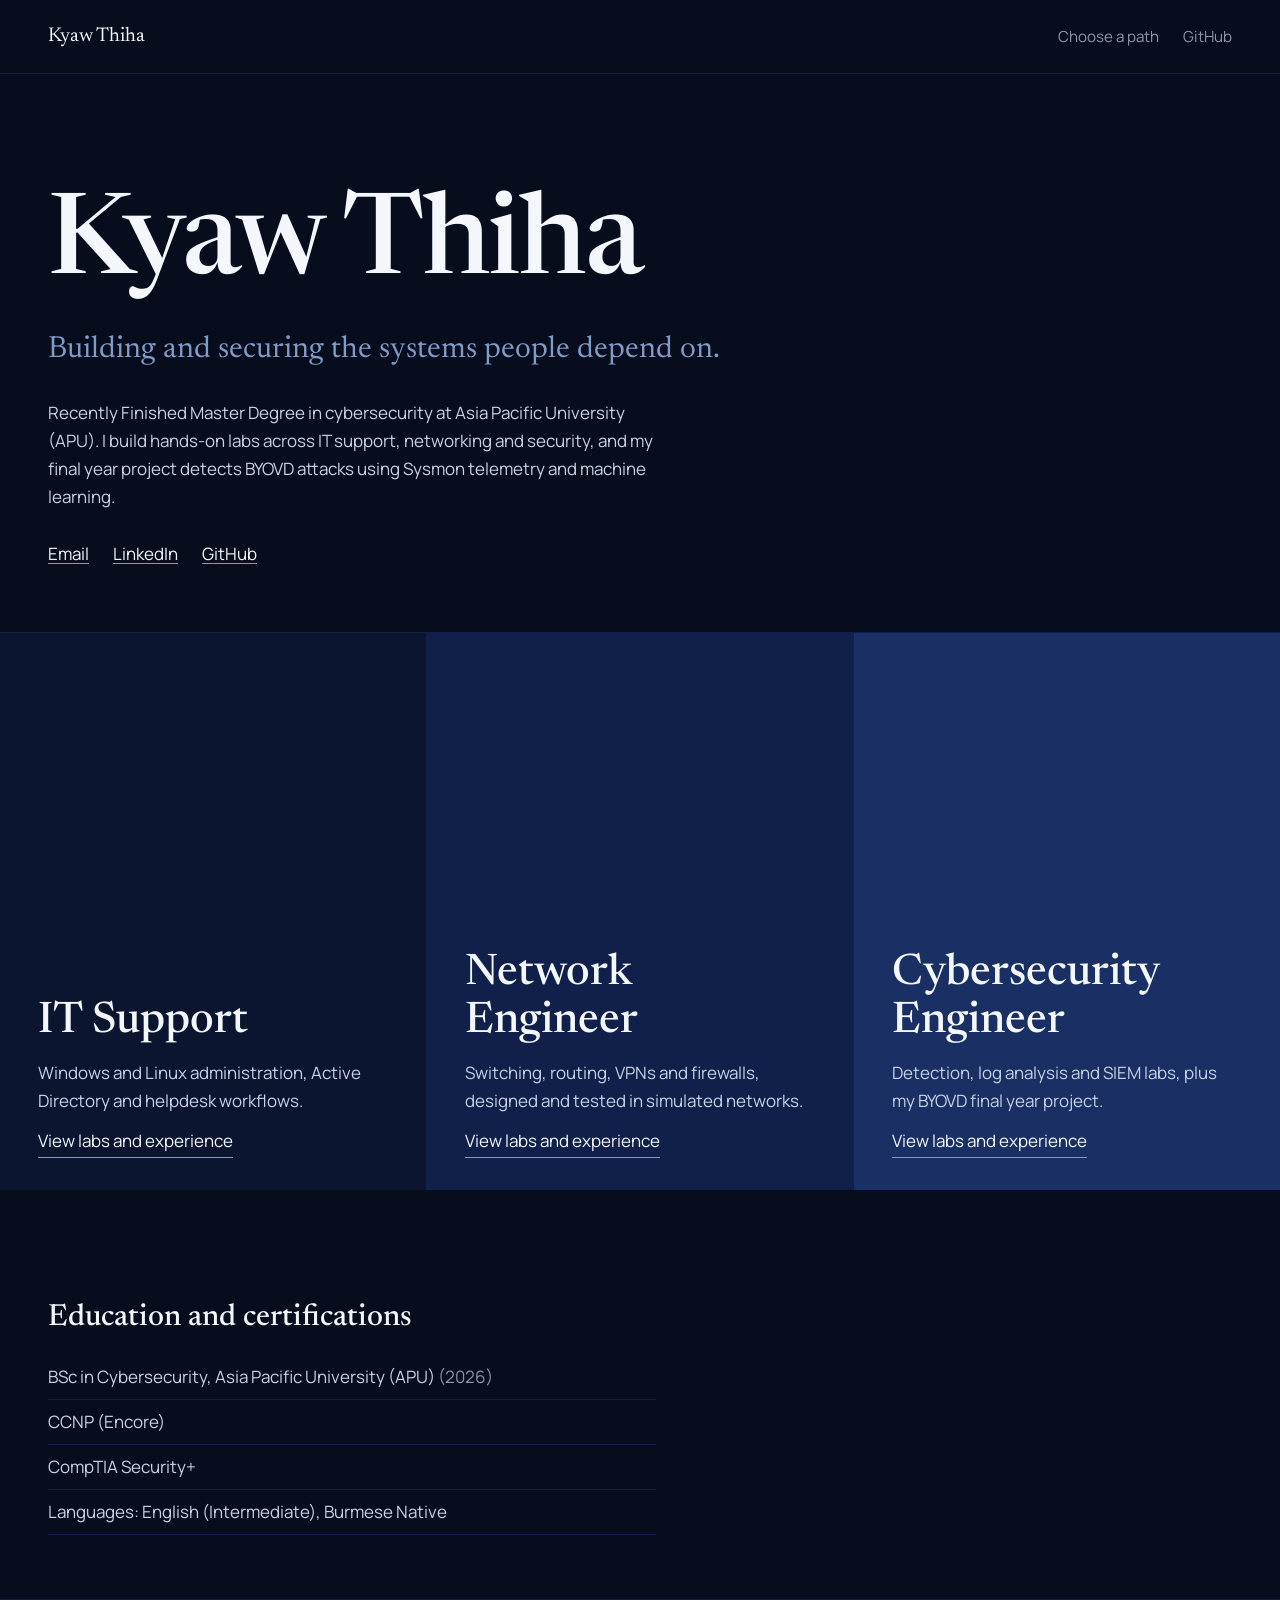
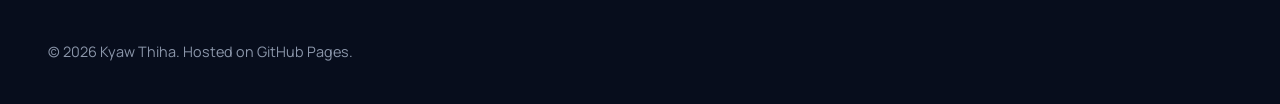
<file: index.html>
<!doctype html><html lang="en"><head><meta charset="utf-8"><meta name="viewport" content="width=device-width,initial-scale=1"><title>Kyaw Thiha | Portfolio</title><meta name="description" content="Portfolio of Kyaw Thiha: IT support, networking and cybersecurity labs and experience."><link rel="preconnect" href="https://fonts.googleapis.com"><link rel="preconnect" href="https://fonts.gstatic.com" crossorigin><link href="https://fonts.googleapis.com/css2?family=Manrope:wght@400;600&family=Newsreader:opsz,wght@6..72,400;6..72,500&display=swap" rel="stylesheet"><link rel="stylesheet" href="style.css"></head><body><header class="bar"><a class="brand" href="index.html">Kyaw Thiha</a><nav aria-label="Main"><a href="#paths">Choose a path</a><a href="https://github.com/marshall-kyaw">GitHub</a></nav></header>
<main>
<div class="hero">
<h1>Kyaw Thiha</h1>
<p class="tag">Building and securing the systems people depend on.</p>
<p class="bio">Recently Finished Master Degree in cybersecurity at Asia Pacific University (APU). I build hands-on labs across IT support, networking and security, and my final year project detects BYOVD attacks using Sysmon telemetry and machine learning.</p>
<div class="contact"><a href="mailto:kyawthiha.liu@gmail.com">Email</a><a href="https://www.linkedin.com/in/kyawthiha-liu/">LinkedIn</a><a href="https://github.com/marshall-kyaw">GitHub</a></div>
</div>
<div class="paths" id="paths">
<a class="path" href="it-support.html"><h2>IT Support</h2><p>Windows and Linux administration, Active Directory and helpdesk workflows.</p><span class="go">View labs and experience</span></a>
<a class="path" href="network-engineer.html"><h2>Network Engineer</h2><p>Switching, routing, VPNs and firewalls, designed and tested in simulated networks.</p><span class="go">View labs and experience</span></a>
<a class="path" href="cybersecurity.html"><h2>Cybersecurity Engineer</h2><p>Detection, log analysis and SIEM labs, plus my BYOVD final year project.</p><span class="go">View labs and experience</span></a>
</div>
<section class="hero" style="margin-top:0">
<h2>Education and certifications</h2>
<ul class="list" style="max-width:38rem;margin-top:1rem">
<li>BSc in Cybersecurity, Asia Pacific University (APU) <span>(2026)</span></li>
<li>CCNP (Encore) <span></span></li>
<li>CompTIA Security+ <span></span></li>
<li>Languages: English (Intermediate), Burmese Native</li>
</ul>
</section>
</main><footer>© 2026 Kyaw Thiha. Hosted on GitHub Pages.</footer></body></html>
</file>
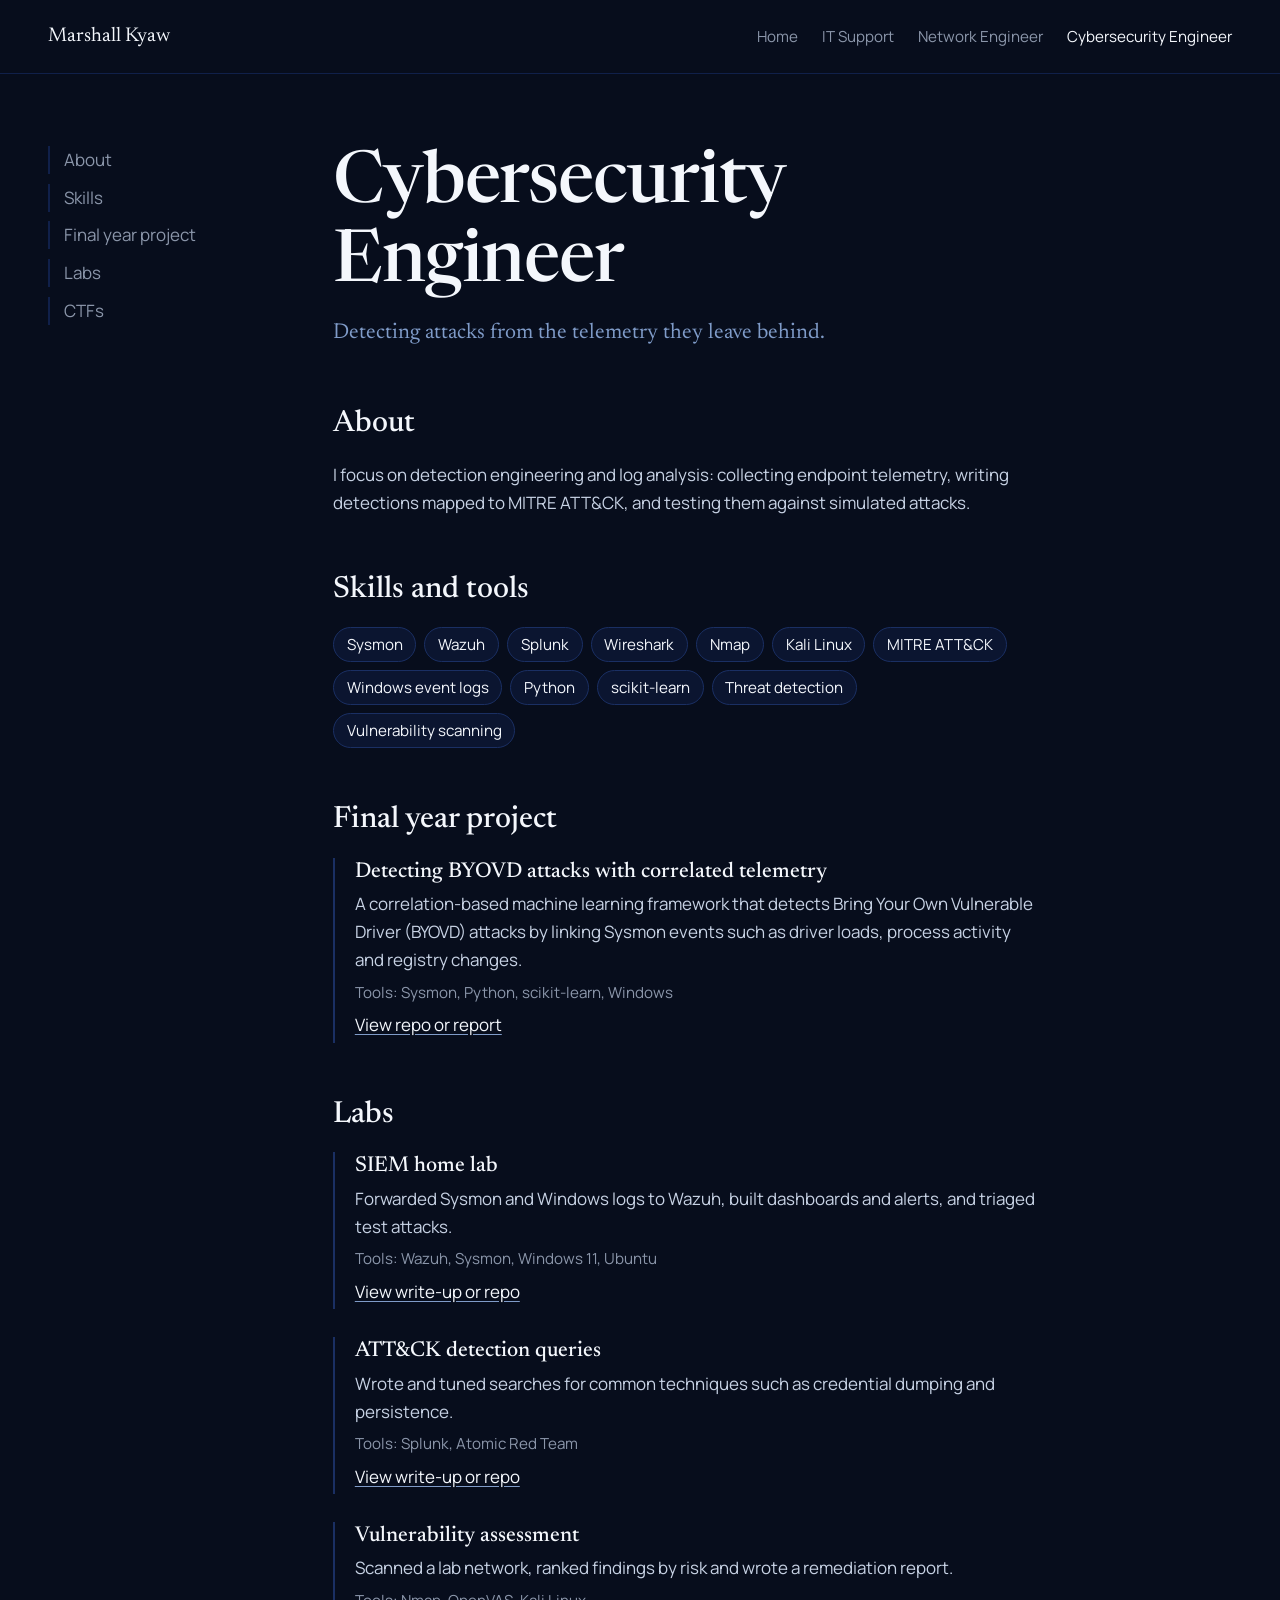
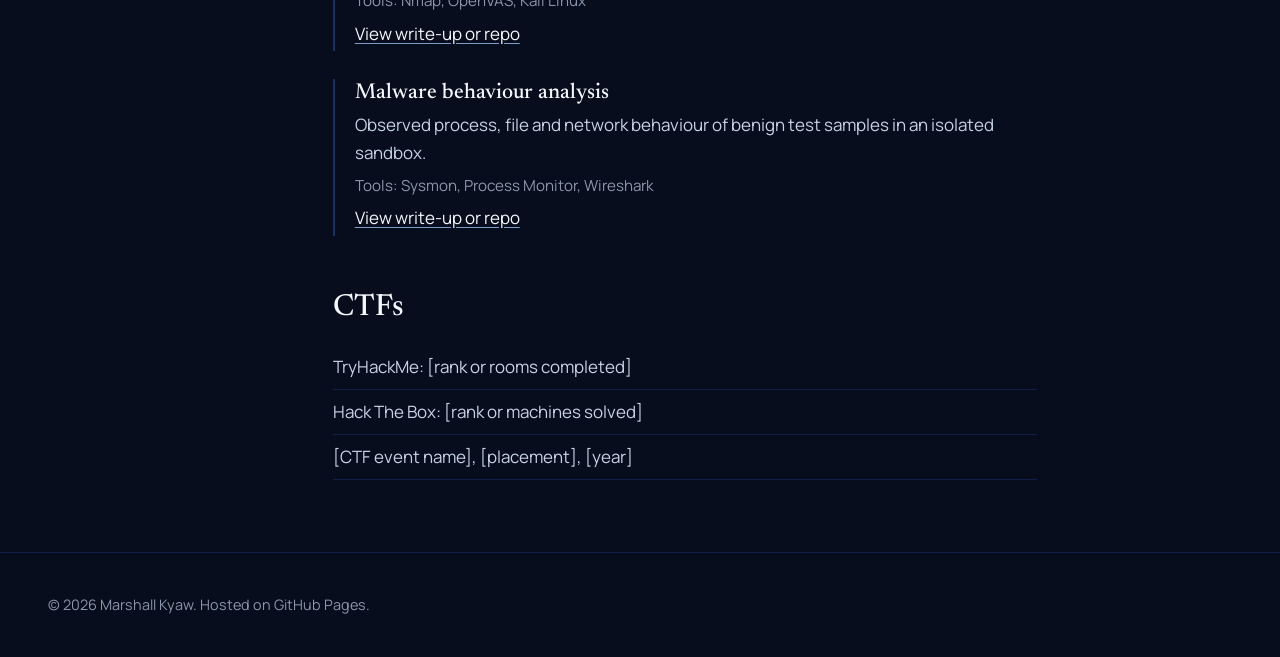
<file: cybersecurity.html>
<!doctype html><html lang="en"><head><meta charset="utf-8"><meta name="viewport" content="width=device-width,initial-scale=1"><title>Cybersecurity Engineer | Marshall Kyaw</title><meta name="description" content="Portfolio of Marshall Kyaw: IT support, networking and cybersecurity labs and experience."><link rel="preconnect" href="https://fonts.googleapis.com"><link rel="preconnect" href="https://fonts.gstatic.com" crossorigin><link href="https://fonts.googleapis.com/css2?family=Manrope:wght@400;600&family=Newsreader:opsz,wght@6..72,400;6..72,500&display=swap" rel="stylesheet"><link rel="stylesheet" href="style.css"></head><body><header class="bar"><a class="brand" href="index.html">Marshall Kyaw</a><nav aria-label="Main"><a href="index.html">Home</a><a href="it-support.html">IT Support</a><a href="network-engineer.html">Network Engineer</a><a href="cybersecurity.html" aria-current="page">Cybersecurity Engineer</a></nav></header><main class="page"><nav class="side" aria-label="On this page"><a href="#about">About</a><a href="#skills">Skills</a><a href="#fyp">Final year project</a><a href="#labs">Labs</a><a href="#ctf">CTFs</a></nav><div><div class="title"><h1>Cybersecurity Engineer</h1><p>Detecting attacks from the telemetry they leave behind.</p></div><section id="about"><h2>About</h2><p>I focus on detection engineering and log analysis: collecting endpoint telemetry, writing detections mapped to MITRE ATT&amp;CK, and testing them against simulated attacks.</p></section><section id="skills"><h2>Skills and tools</h2><ul class="chips"><li>Sysmon</li><li>Wazuh</li><li>Splunk</li><li>Wireshark</li><li>Nmap</li><li>Kali Linux</li><li>MITRE ATT&amp;CK</li><li>Windows event logs</li><li>Python</li><li>scikit-learn</li><li>Threat detection</li><li>Vulnerability scanning</li></ul></section><section id="fyp"><h2>Final year project</h2><article class="lab"><h3>Detecting BYOVD attacks with correlated telemetry</h3><p>A correlation-based machine learning framework that detects Bring Your Own Vulnerable Driver (BYOVD) attacks by linking Sysmon events such as driver loads, process activity and registry changes.</p><p class="tools">Tools: Sysmon, Python, scikit-learn, Windows</p><a href="https://github.com/marshall-kyaw">View repo or report</a></article></section><section id="labs"><h2>Labs</h2><article class="lab"><h3>SIEM home lab</h3><p>Forwarded Sysmon and Windows logs to Wazuh, built dashboards and alerts, and triaged test attacks.</p><p class="tools">Tools: Wazuh, Sysmon, Windows 11, Ubuntu</p><a href="https://github.com/marshall-kyaw">View write-up or repo</a></article><article class="lab"><h3>ATT&amp;CK detection queries</h3><p>Wrote and tuned searches for common techniques such as credential dumping and persistence.</p><p class="tools">Tools: Splunk, Atomic Red Team</p><a href="https://github.com/marshall-kyaw">View write-up or repo</a></article><article class="lab"><h3>Vulnerability assessment</h3><p>Scanned a lab network, ranked findings by risk and wrote a remediation report.</p><p class="tools">Tools: Nmap, OpenVAS, Kali Linux</p><a href="https://github.com/marshall-kyaw">View write-up or repo</a></article><article class="lab"><h3>Malware behaviour analysis</h3><p>Observed process, file and network behaviour of benign test samples in an isolated sandbox.</p><p class="tools">Tools: Sysmon, Process Monitor, Wireshark</p><a href="https://github.com/marshall-kyaw">View write-up or repo</a></article></section><section id="ctf"><h2>CTFs</h2><ul class="list"><li>TryHackMe: [rank or rooms completed]</li><li>Hack The Box: [rank or machines solved]</li><li>[CTF event name], [placement], [year]</li></ul></section></div></main><footer>© 2026 Marshall Kyaw. Hosted on GitHub Pages.</footer></body></html>
</file>
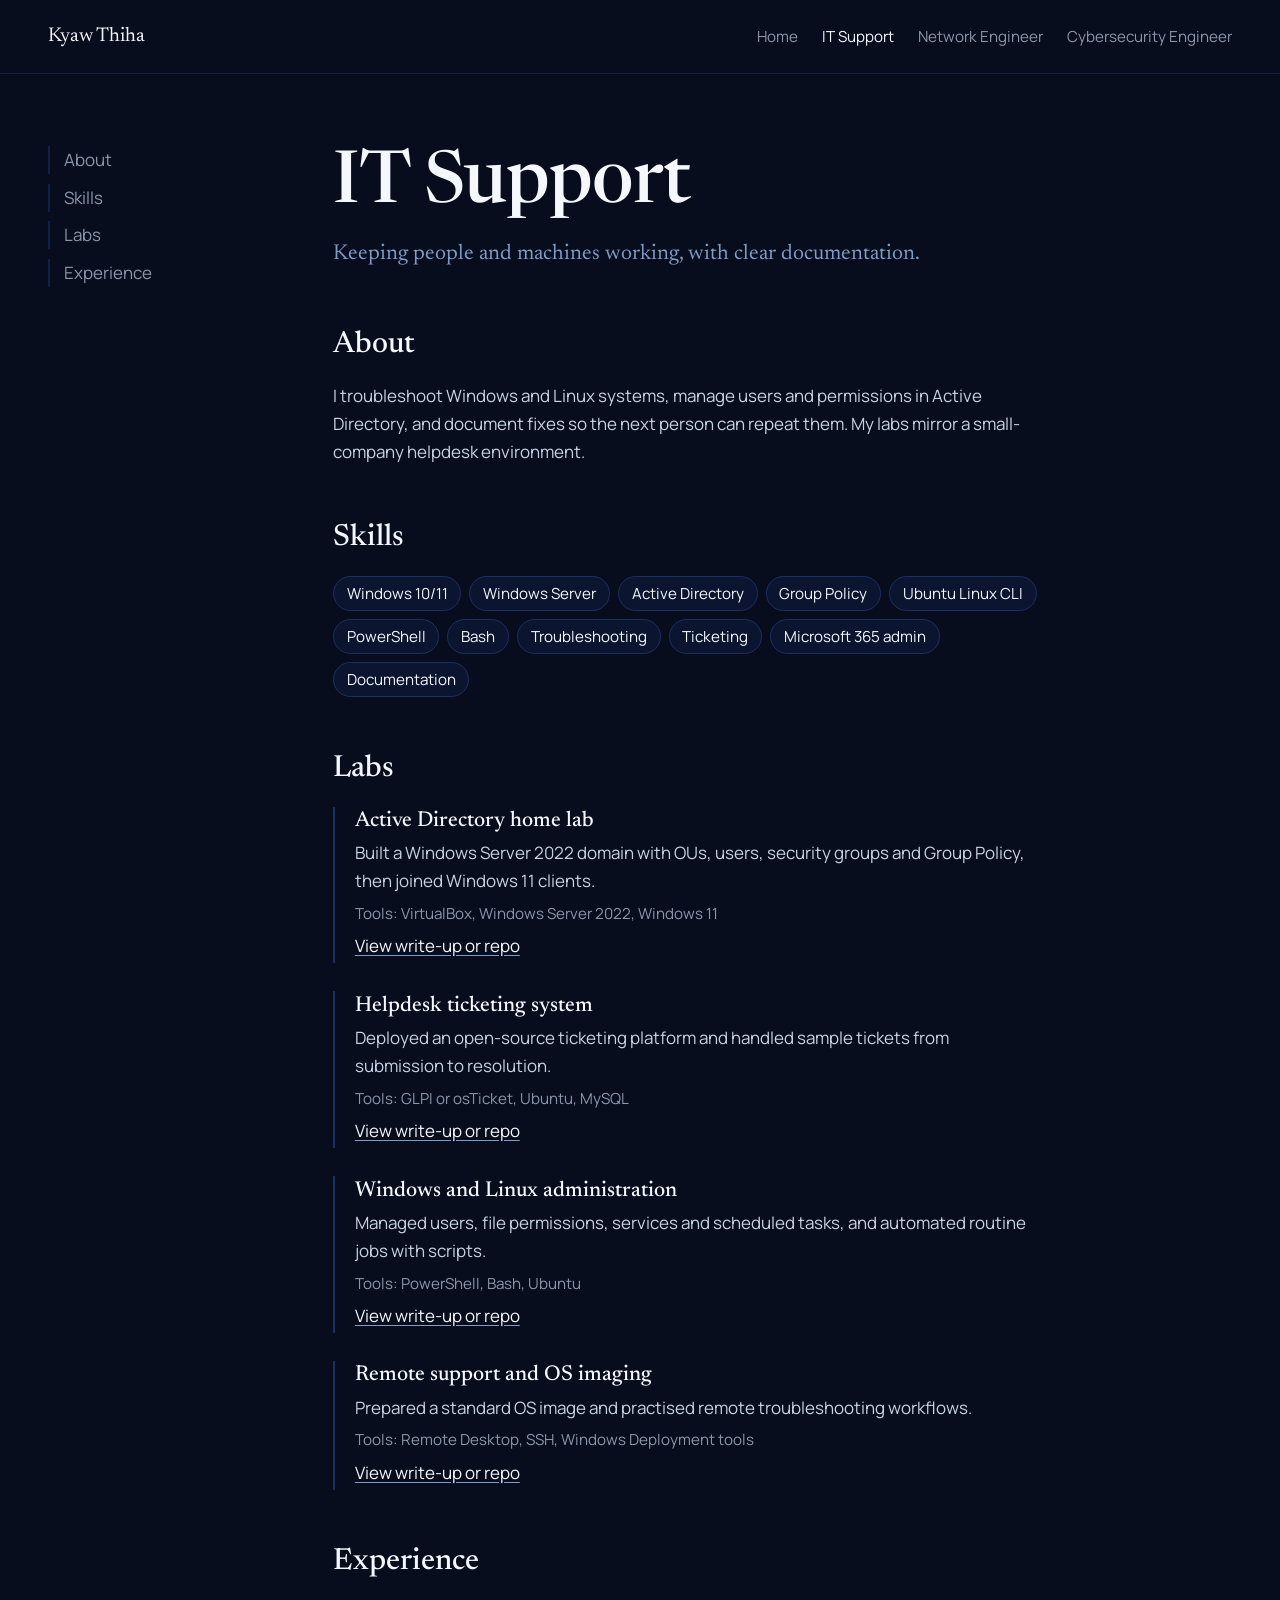
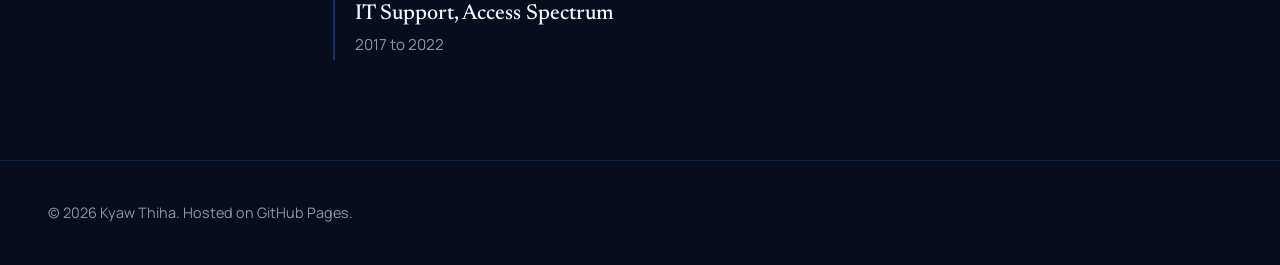
<file: it-support.html>
<!doctype html>
<html lang="en">
  <head>
    <meta charset="utf-8">
    <meta name="viewport" content="width=device-width,initial-scale=1">
    <title>IT Support | Kyaw Thiha</title>
    <meta name="description" content="Portfolio of Kyaw Thiha: IT support, networking and cybersecurity labs and experience.">
    <link rel="preconnect" href="https://fonts.googleapis.com">
    <link rel="preconnect" href="https://fonts.gstatic.com" crossorigin>
    <link href="https://fonts.googleapis.com/css2?family=Manrope:wght@400;600&family=Newsreader:opsz,wght@6..72,400;6..72,500&display=swap" rel="stylesheet">
    <link rel="stylesheet" href="style.css">
  </head>
  <body>
    <header class="bar">
      <a class="brand" href="index.html">
        Kyaw Thiha </a><nav aria-label="Main"><a href="index.html">
          Home</a><a href="it-support.html" aria-current="page">IT Support</a>
          <a href="network-engineer.html">Network Engineer</a>
          <a href="cybersecurity.html">Cybersecurity Engineer</a></nav>
    </header><main class="page"><nav class="side" aria-label="On this page">
      <a href="#about">About</a><a href="#skills">Skills</a><a href="#labs">Labs</a>
      <a href="#experience">Experience</a></nav><div><div class="title">
        <h1>IT Support</h1>
        <p>Keeping people and machines working, with clear documentation.</p>
      </div><section id="about"><h2>About</h2>
        <p>I troubleshoot Windows and Linux systems, manage users and permissions in Active Directory, and document fixes so the next person can repeat them. My labs mirror a small-company helpdesk environment.</p>
          </section><section id="skills"><h2>Skills</h2><ul class="chips"><li>Windows 10/11</li><li>Windows Server</li>
            <li>Active Directory</li><li>Group Policy</li><li>Ubuntu Linux CLI</li><li>PowerShell</li><li>Bash</li>
            <li>Troubleshooting</li><li>Ticketing</li><li>Microsoft 365 admin</li>
            <li>Documentation</li></ul></section><section id="labs"><h2>Labs</h2><article class="lab">
              <h3>Active Directory home lab</h3><p>Built a Windows Server 2022 domain with OUs, users, security groups and Group Policy, then joined Windows 11 clients.</p><p class="tools">Tools: VirtualBox, Windows Server 2022, Windows 11</p>
              <a href="https://github.com/marshall-kyaw">View write-up or repo</a></article><article class="lab"><h3>Helpdesk ticketing system</h3><p>Deployed an open-source ticketing platform and handled sample tickets from submission to resolution.</p><p class="tools">Tools: GLPI or osTicket, Ubuntu, MySQL</p>
                <a href="https://github.com/marshall-kyaw">View write-up or repo</a></article><article class="lab">
                  <h3>Windows and Linux administration</h3><p>Managed users, file permissions, services and scheduled tasks, and automated routine jobs with scripts.</p>
                  <p class="tools">Tools: PowerShell, Bash, Ubuntu</p><a href="https://github.com/marshall-kyaw">View write-up or repo</a></article><article class="lab"><h3>Remote support and OS imaging</h3><p>Prepared a standard OS image and practised remote troubleshooting workflows.</p><p class="tools">Tools: Remote Desktop, SSH, Windows Deployment tools</p>
                    <a href="https://github.com/marshall-kyaw">View write-up or repo</a></article></section><section id="experience"><h2>Experience</h2><article class="job"><h3> IT Support, Access Spectrum</h3><p class="when">2017 to 2022 </p><p>  </p>
                    </article></section></div></main><footer>© 2026 Kyaw Thiha. Hosted on GitHub Pages.</footer></body></html>
</file>
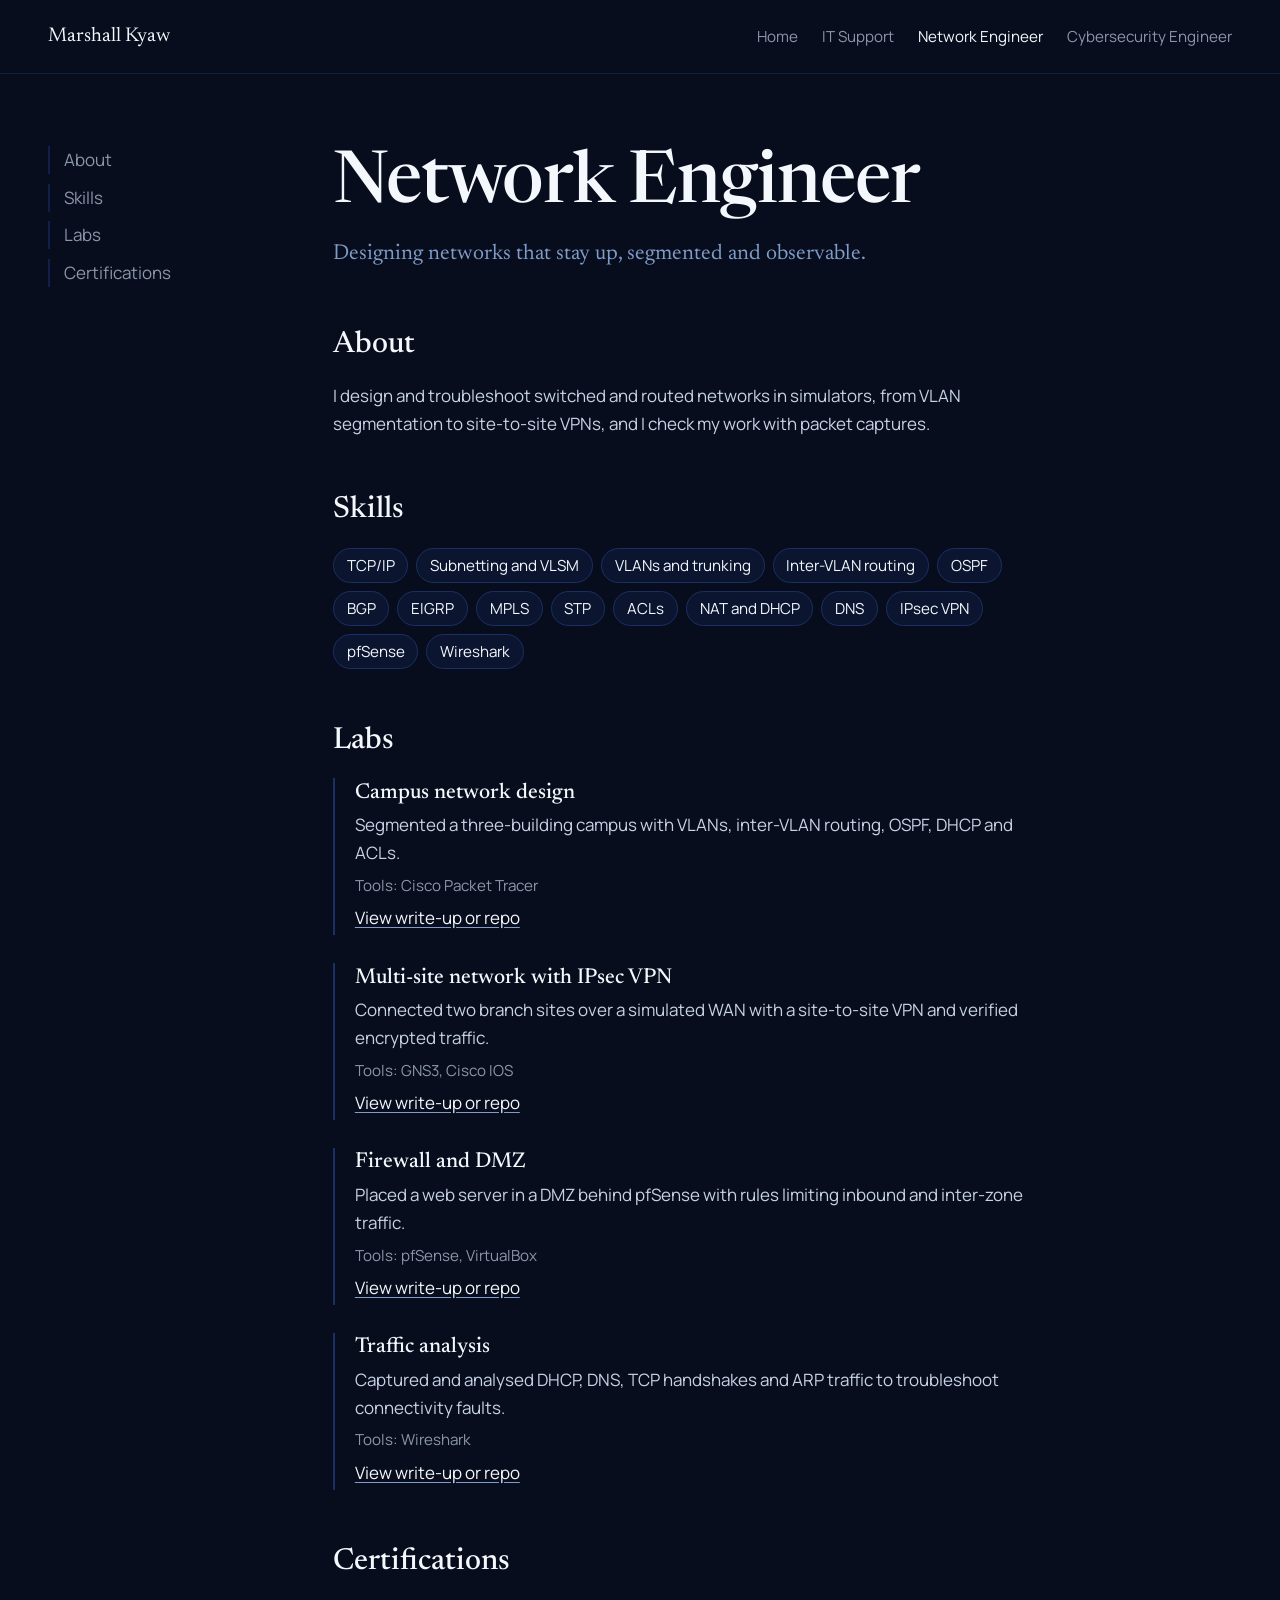
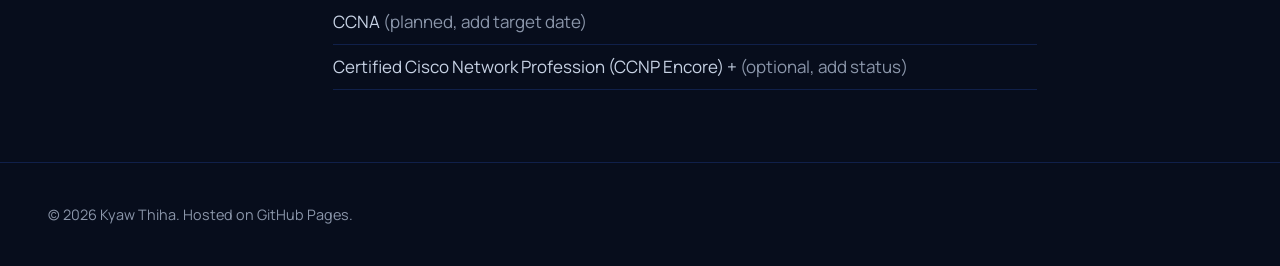
<file: network-engineer.html>
<!doctype html><html lang="en"><head><meta charset="utf-8"><meta name="viewport" content="width=device-width,initial-scale=1"><title>Network Engineer | Marshall Kyaw</title><meta name="description" content="Portfolio of Marshall Kyaw: IT support, networking and cybersecurity labs and experience."><link rel="preconnect" href="https://fonts.googleapis.com"><link rel="preconnect" href="https://fonts.gstatic.com" crossorigin><link href="https://fonts.googleapis.com/css2?family=Manrope:wght@400;600&family=Newsreader:opsz,wght@6..72,400;6..72,500&display=swap" rel="stylesheet"><link rel="stylesheet" href="style.css"></head><body><header class="bar"><a class="brand" href="index.html">Marshall Kyaw</a><nav aria-label="Main"><a href="index.html">Home</a><a href="it-support.html">IT Support</a><a href="network-engineer.html" aria-current="page">Network Engineer</a><a href="cybersecurity.html">Cybersecurity Engineer</a></nav></header><main class="page"><nav class="side" aria-label="On this page"><a href="#about">About</a><a href="#skills">Skills</a><a href="#labs">Labs</a><a href="#certs">Certifications</a></nav><div><div class="title"><h1>Network Engineer</h1><p>Designing networks that stay up, segmented and observable.</p></div><section id="about"><h2>About</h2><p>I design and troubleshoot switched and routed networks in simulators, from VLAN segmentation to site-to-site VPNs, and I check my work with packet captures.</p></section><section id="skills"><h2>Skills</h2><ul class="chips"><li>TCP/IP</li><li>Subnetting and VLSM</li><li>VLANs and trunking</li><li>Inter-VLAN routing</li><li>OSPF</li><li> BGP </li> <li> EIGRP </li> <li> MPLS </li><li>STP</li><li>ACLs</li><li>NAT and DHCP</li><li>DNS</li><li>IPsec VPN</li><li>pfSense</li><li>Wireshark</li></ul></section><section id="labs"><h2>Labs</h2><article class="lab"><h3>Campus network design</h3><p>Segmented a three-building campus with VLANs, inter-VLAN routing, OSPF, DHCP and ACLs.</p><p class="tools">Tools: Cisco Packet Tracer</p><a href="https://github.com/marshall-kyaw">View write-up or repo</a></article><article class="lab"><h3>Multi-site network with IPsec VPN</h3><p>Connected two branch sites over a simulated WAN with a site-to-site VPN and verified encrypted traffic.</p><p class="tools">Tools: GNS3, Cisco IOS</p><a href="https://github.com/marshall-kyaw">View write-up or repo</a></article><article class="lab"><h3>Firewall and DMZ</h3><p>Placed a web server in a DMZ behind pfSense with rules limiting inbound and inter-zone traffic.</p><p class="tools">Tools: pfSense, VirtualBox</p><a href="https://github.com/marshall-kyaw">View write-up or repo</a></article><article class="lab"><h3>Traffic analysis</h3><p>Captured and analysed DHCP, DNS, TCP handshakes and ARP traffic to troubleshoot connectivity faults.</p><p class="tools">Tools: Wireshark</p><a href="https://github.com/marshall-kyaw">View write-up or repo</a></article></section><section id="certs"><h2>Certifications</h2><ul class="list"><li>CCNA <span>(planned, add target date)</span></li><li>Certified Cisco Network Profession (CCNP Encore) + <span>(optional, add status)</span></li></ul></section></div></main><footer>© 2026 Kyaw Thiha. Hosted on GitHub Pages.</footer></body></html>
</file>
<file: style.css>
:root{
  --navy-900:#070d1c; --navy-800:#0b1530; --navy-700:#10204a; --navy-600:#1a2f63;
  --steel:#7f9bc8; --mist:#c7d2e4; --gray:#8b96aa; --white:#f4f7fc;
  --serif:"Newsreader",Georgia,serif; --sans:"Manrope",system-ui,sans-serif;
}
*{box-sizing:border-box;margin:0;padding:0}
html{scroll-behavior:smooth}
body{background:var(--navy-900);color:var(--mist);font:400 1.0625rem/1.65 var(--sans);-webkit-font-smoothing:antialiased}
a{color:var(--white);text-decoration-color:var(--steel);text-underline-offset:.2em}
a:hover{color:var(--steel)}
:focus-visible{outline:2px solid var(--steel);outline-offset:3px}
h1,h2,h3{font-family:var(--serif);color:var(--white);font-weight:500;line-height:1.1}

.bar{display:flex;justify-content:space-between;align-items:center;gap:1.5rem;padding:1.25rem clamp(1.25rem,4vw,3rem);border-bottom:1px solid var(--navy-700)}
.bar .brand{font-family:var(--serif);font-size:1.25rem;color:var(--white);text-decoration:none}
.bar nav{display:flex;gap:1.5rem;flex-wrap:wrap;font-size:.95rem}
.bar nav a{color:var(--gray);text-decoration:none}
.bar nav a:hover,.bar nav a[aria-current]{color:var(--white)}

/* home */
.hero{padding:clamp(3rem,9vw,7rem) clamp(1.25rem,4vw,3rem) clamp(2rem,5vw,4rem);max-width:70rem}
.hero h1{font-size:clamp(3rem,9vw,7rem);letter-spacing:-.02em}
.hero .tag{font-family:var(--serif);font-size:clamp(1.3rem,2.6vw,1.9rem);color:var(--steel);margin-top:1rem}
.hero .bio{max-width:38rem;margin-top:1.5rem}
.contact{display:flex;gap:1.5rem;flex-wrap:wrap;margin-top:1.75rem}

.paths{display:flex;min-height:62vh;border-top:1px solid var(--navy-700)}
.path{flex:1;display:flex;flex-direction:column;justify-content:flex-end;gap:.75rem;padding:2rem clamp(1.25rem,3vw,2.5rem);text-decoration:none;color:var(--mist);transition:flex .5s ease,background .5s ease;border-right:1px solid var(--navy-700)}
.path:last-child{border-right:0}
.path:nth-child(1){background:var(--navy-800)}
.path:nth-child(2){background:var(--navy-700)}
.path:nth-child(3){background:var(--navy-600)}
.path h2{font-size:clamp(1.8rem,3.4vw,2.8rem)}
.path p{max-width:24rem}
.path .go{color:var(--white);border-bottom:1px solid var(--steel);align-self:flex-start;padding-bottom:.1rem}
.path:hover,.path:focus-visible{flex:1.7;background:var(--navy-600)}
.path:hover .go{color:var(--steel)}

/* sub pages */
.page{display:grid;grid-template-columns:13rem minmax(0,44rem);gap:clamp(2rem,6vw,6rem);padding:clamp(2rem,6vw,4.5rem) clamp(1.25rem,4vw,3rem)}
.side{position:sticky;top:2rem;align-self:start;display:flex;flex-direction:column;gap:.6rem}
.side a{color:var(--gray);text-decoration:none;padding-left:.9rem;border-left:2px solid var(--navy-700)}
.side a:hover{color:var(--white);border-color:var(--steel)}
.title h1{font-size:clamp(2.4rem,6vw,4.5rem);letter-spacing:-.015em}
.title p{font-family:var(--serif);font-size:1.35rem;color:var(--steel);margin-top:.75rem}
section{margin-top:3.5rem;scroll-margin-top:2rem}
section h2{font-size:1.9rem;margin-bottom:1.25rem}
.chips{display:flex;flex-wrap:wrap;gap:.5rem;list-style:none}
.chips li{border:1px solid var(--navy-600);background:var(--navy-800);color:var(--white);padding:.25rem .8rem;border-radius:999px;font-size:.95rem}
.lab,.job{border-left:2px solid var(--navy-600);padding:.2rem 0 .2rem 1.25rem;margin-bottom:1.75rem}
.lab h3,.job h3{font-size:1.35rem;margin-bottom:.35rem}
.lab .tools,.job .when{color:var(--gray);font-size:.95rem;margin-top:.35rem}
.lab a{display:inline-block;margin-top:.4rem}
.list{list-style:none}
.list li{padding:.5rem 0;border-bottom:1px solid var(--navy-700)}
.list li span{color:var(--gray)}
footer{padding:2.5rem clamp(1.25rem,4vw,3rem);border-top:1px solid var(--navy-700);color:var(--gray);font-size:.9rem}

@media (max-width:860px){
  .paths{flex-direction:column;min-height:0}
  .path{border-right:0;border-bottom:1px solid var(--navy-700);padding-top:3rem}
  .path:hover,.path:focus-visible{flex:1}
  .page{grid-template-columns:1fr}
  .side{position:static;flex-direction:row;flex-wrap:wrap;gap:1rem}
  .side a{border-left:0;padding-left:0}
}
@media (prefers-reduced-motion:reduce){*{transition:none!important;scroll-behavior:auto!important}}
</file>
